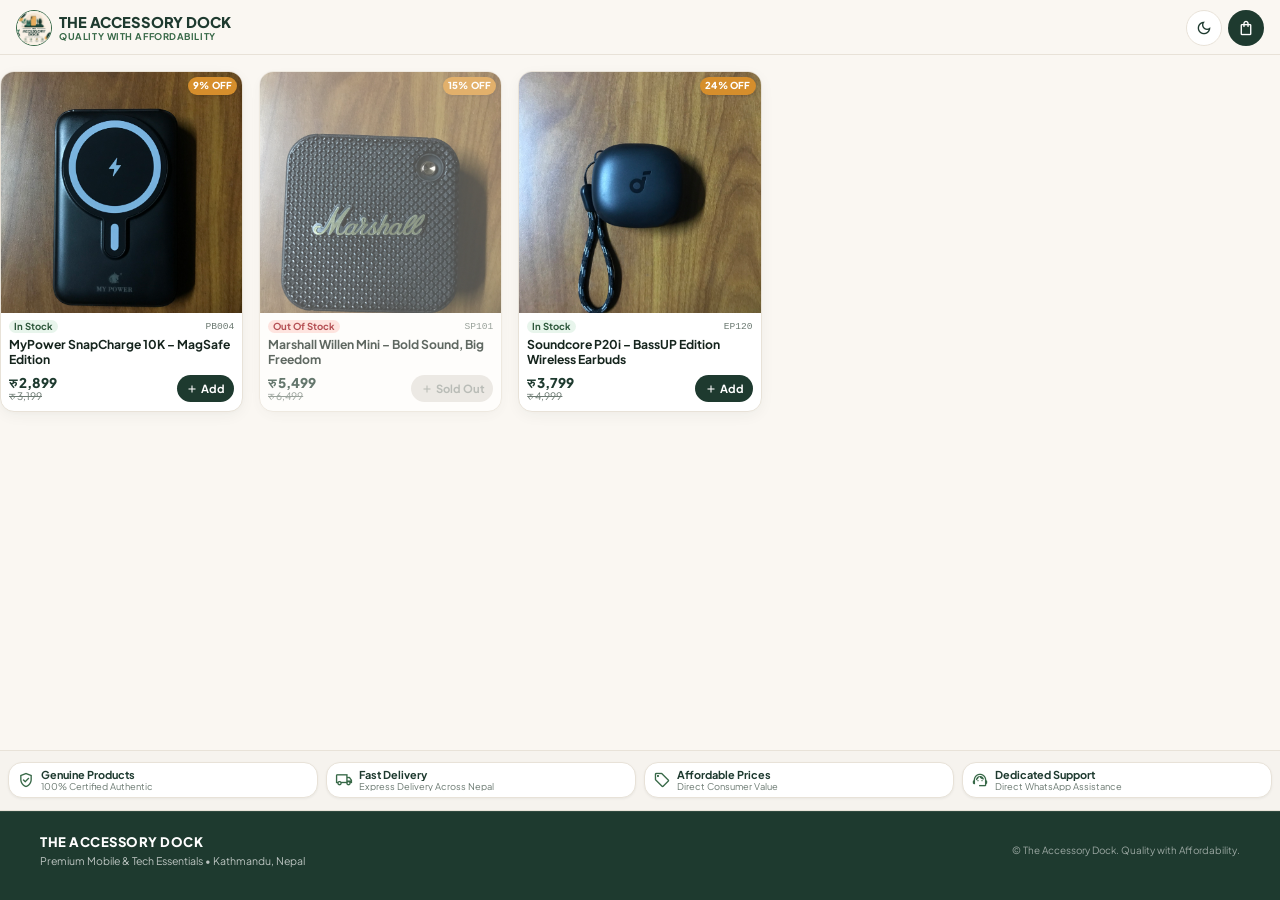
<file: index.html>
<!DOCTYPE html>
<html lang="en">
<head>
  <meta charset="UTF-8" />
  <meta name="viewport" content="width=device-width, initial-scale=1.0, maximum-scale=5.0, viewport-fit=cover" />
  <meta name="theme-color" content="#FAF7F2" />
  <title>The Accessory Dock | Mobile & Tech Accessories Nepal</title>
  <link rel="stylesheet" href="styles.css" />
  <link rel="preconnect" href="https://fonts.googleapis.com">
  <link rel="preconnect" href="https://fonts.gstatic.com" crossorigin>
  <link href="https://fonts.googleapis.com/css2?family=Plus+Jakarta+Sans:wght@400;500;600;700;800&display=swap" rel="stylesheet">
  <link href="https://fonts.googleapis.com/css2?family=Material+Symbols+Outlined:opsz,wght,FILL,GRAD@20..48,100..700,0..1,-50..200" rel="stylesheet" />
</head>
<body>
  <!-- Mobile-First App Header -->
  <header class="site-header">
    <div class="header-inner">
      <div class="header-top">
        <a class="brand" href="/" aria-label="The Accessory Dock">
          <img src="images/logo.png" alt="The Accessory Dock" class="logo" />
          <div class="brand-text">
            <span class="brand-name">THE ACCESSORY DOCK</span>
            <span class="brand-tagline">QUALITY WITH AFFORDABILITY</span>
          </div>
        </a>
        <div class="header-actions">
          <button id="theme-toggle-btn" class="icon-btn-header" aria-label="Toggle theme">
            <span class="material-symbols-outlined">dark_mode</span>
          </button>
          <button id="cart-toggle-btn" class="cart-btn" aria-label="Shopping Cart">
            <span class="material-symbols-outlined">shopping_bag</span>
            <span id="cart-badge" class="cart-badge" style="display:none;">0</span>
          </button>
        </div>
      </div>

      <!-- Search Input Bar -->
      <div class="header-search">
        <div class="search-input-wrap">
          <span class="material-symbols-outlined search-icon">search</span>
          <input id="search" type="search" placeholder="Search accessories, audio, docks..." aria-label="Search catalog" autocomplete="off" />
        </div>
      </div>

      <!-- Sticky Categories Navigation (Integrated into header to guarantee zero overlap) -->
      <nav id="categories" class="categories-bar" aria-label="Product categories"></nav>
    </div>
  </header>

  <!-- Main Storefront Catalog -->
  <main class="catalog-section" aria-label="Product Catalog">
    <div id="products" class="products-grid"></div>
  </main>

  <!-- Value Pillars / Guarantees (Positioned right above footer matching Stitch design) -->
  <section class="trust-bar" aria-label="Store Guarantees">
    <div class="trust-grid">
      <div class="trust-item">
        <div class="trust-icon-wrap">
          <span class="material-symbols-outlined">verified_user</span>
        </div>
        <div class="trust-content">
          <strong>Genuine Products</strong>
          <span>100% Certified Authentic</span>
        </div>
      </div>
      <div class="trust-item">
        <div class="trust-icon-wrap">
          <span class="material-symbols-outlined">local_shipping</span>
        </div>
        <div class="trust-content">
          <strong>Fast Delivery</strong>
          <span>Express Delivery Across Nepal</span>
        </div>
      </div>
      <div class="trust-item">
        <div class="trust-icon-wrap">
          <span class="material-symbols-outlined">sell</span>
        </div>
        <div class="trust-content">
          <strong>Affordable Prices</strong>
          <span>Direct Consumer Value</span>
        </div>
      </div>
      <div class="trust-item">
        <div class="trust-icon-wrap">
          <span class="material-symbols-outlined">support_agent</span>
        </div>
        <div class="trust-content">
          <strong>Dedicated Support</strong>
          <span>Direct WhatsApp Assistance</span>
        </div>
      </div>
    </div>
  </section>

  <!-- Footer -->
  <footer class="site-footer">
    <div class="footer-inner">
      <div class="footer-brand">
        <span class="footer-title">THE ACCESSORY DOCK</span>
        <span class="footer-sub">Premium Mobile &amp; Tech Essentials &bull; Kathmandu, Nepal</span>
      </div>
      <p class="footer-copyright">&copy; The Accessory Dock. Quality with Affordability.</p>
    </div>
  </footer>

  <!-- Mobile Floating Sticky Cart Bar (Thumb-accessible checkout) -->
  <aside id="mobile-cart-bar" class="mobile-cart-bar hidden" aria-label="Quick cart view">
    <div class="mobile-cart-bar-inner">
      <div class="mobile-cart-info">
        <span class="material-symbols-outlined">shopping_bag</span>
        <div>
          <strong id="bar-cart-count">0 items</strong>
          <span id="bar-cart-total" class="bar-total">रु 0</span>
        </div>
      </div>
      <button id="bar-checkout-btn" class="bar-btn">
        <span>View Cart &bull; Order</span>
        <span class="material-symbols-outlined">arrow_forward</span>
      </button>
    </div>
  </aside>

  <!-- Product Detail Modal (Bottom Sheet on Mobile) -->
  <div id="product-modal" class="modal hidden" role="dialog" aria-modal="true" aria-labelledby="modal-title">
    <div class="modal-content">
      <div class="modal-drag-handle"></div>
      <button id="modal-close-btn" class="modal-close-btn" aria-label="Close details">
        <span class="material-symbols-outlined">close</span>
      </button>
      <div id="modal-body"></div>
    </div>
  </div>

  <!-- Cart Drawer -->
  <aside id="cart-drawer" class="cart-drawer" aria-label="Shopping cart">
    <div class="cart-header">
      <div class="cart-title-wrap">
        <span class="material-symbols-outlined">shopping_bag</span>
        <h2 class="cart-title">Your Cart</h2>
      </div>
      <button id="cart-close-btn" class="cart-close-btn" aria-label="Close cart">
        <span class="material-symbols-outlined">close</span>
      </button>
    </div>

    <!-- Free Delivery Notice -->
    <div class="cart-dispatch-banner">
      <span class="material-symbols-outlined">local_shipping</span>
      <span>Express WhatsApp dispatch active across Nepal</span>
    </div>

    <div id="cart-items" class="cart-items-body"></div>

    <div class="cart-footer">
      <div class="cart-total-row">
        <span>Order Total:</span>
        <span id="cart-total" class="cart-total">रु 0</span>
      </div>
      <button id="checkout-btn" class="btn-checkout">
        <span class="btn-text">Order via WhatsApp</span>
        <span class="material-symbols-outlined btn-icon">arrow_forward</span>
      </button>
      <p class="cart-note">Direct confirmation with store inventory.</p>
    </div>
  </aside>

  <!-- Cart backdrop overlay -->
  <div id="cart-overlay" class="cart-overlay hidden"></div>

  <!-- Toast Notifications -->
  <div id="toast" class="toast hidden" role="status" aria-live="polite"></div>

  <script src="script.js"></script>
</body>
</html>
</file>
<file: styles.css>
/* ==========================================================================
   THE ACCESSORY DOCK – WARM BOTANICAL MODERNISM
   True Mobile-First Architecture (Strict 320px+ Zero-Overflow Guarantee)
   Zero Emojis, Plus Jakarta Sans, Precision Mobile Ergonomics
   ========================================================================== */

:root {
  /* Warm Botanical Palette */
  --canvas: #FAF7F2;
  --surface: #FCF9F4;
  --surface-low: #F6F3EE;
  --surface-card: #FFFFFF;
  --surface-dim: #F5EFEB;
  --surface-high: #EBE8E3;
  --border: #E8E2D8;
  --border-focus: #376847;

  --primary: #1E3A2F;
  --primary-hover: #163026;
  --primary-container: #07241A;
  --on-primary: #FFFFFF;

  --secondary: #376847;
  --secondary-container: #E8F5EC;
  --on-secondary-container: #2D583B;

  --tertiary: #D68E2C;
  --tertiary-container: #FFF6EB;
  --on-tertiary-container: #8A540E;

  --text-main: #15241D;
  --text-muted: #6C7A72;

  --whatsapp: #25D366;
  --whatsapp-hover: #1EA952;
  --whatsapp-text: #053317;

  --radius-xs: 4px;
  --radius-sm: 8px;
  --radius-md: 14px;
  --radius-lg: 20px;
  --radius-full: 9999px;

  --shadow-subtle: 0 1px 3px rgba(30, 58, 47, 0.04), 0 1px 2px rgba(30, 58, 47, 0.02);
  --shadow-card: 0 4px 16px -2px rgba(30, 58, 47, 0.06), 0 1px 4px rgba(30, 58, 47, 0.02);
  --shadow-hover: 0 10px 24px -4px rgba(30, 58, 47, 0.1);
  --shadow-drawer: 0 20px 50px -8px rgba(7, 36, 26, 0.25);
  --shadow-bar: 0 8px 30px rgba(7, 36, 26, 0.35);
}

/* Universal Reset & Strict Box Sizing */
*, *::before, *::after {
  box-sizing: border-box;
  margin: 0;
  padding: 0;
}

html {
  font-size: 16px;
  -webkit-text-size-adjust: 100%;
  scroll-behavior: smooth;
  width: 100%;
  max-width: 100%;
  overflow-x: hidden;
}

body {
  font-family: 'Plus Jakarta Sans', system-ui, -apple-system, sans-serif;
  background-color: var(--canvas);
  color: var(--text-main);
  line-height: 1.45;
  width: 100%;
  max-width: 100%;
  overflow-x: hidden;
  min-height: 100vh;
  display: flex;
  flex-direction: column;
  -webkit-tap-highlight-color: transparent;
  position: relative;
}

body.modal-open,
body.cart-open {
  overflow: hidden;
}

.hidden { display: none !important; }

/* Material Symbols */
.material-symbols-outlined {
  font-size: 20px;
  vertical-align: middle;
  line-height: 1;
}

/* ==========================================================================
   MOBILE-FIRST HEADER (Zero Overlap & Zero Overflow)
   ========================================================================== */
.site-header {
  position: sticky;
  top: 0;
  z-index: 1000;
  background: rgba(250, 247, 242, 0.96);
  backdrop-filter: blur(16px);
  -webkit-backdrop-filter: blur(16px);
  border-bottom: 1px solid var(--border);
  padding: 0.45rem 0.65rem 0.35rem;
  width: 100%;
  max-width: 100%;
  min-width: 0;
}

.header-inner {
  max-width: 1200px;
  margin: 0 auto;
  display: flex;
  flex-direction: column;
  gap: 0.4rem;
  width: 100%;
  max-width: 100%;
  min-width: 0;
}

.header-top {
  display: flex;
  align-items: center;
  justify-content: space-between;
  gap: 0.4rem;
  width: 100%;
  min-width: 0;
}

.brand {
  display: flex;
  align-items: center;
  gap: 0.45rem;
  text-decoration: none;
  min-width: 0;
  flex: 1 1 auto;
  overflow: hidden;
}

.logo {
  width: 32px;
  height: 32px;
  border-radius: var(--radius-full);
  object-fit: cover;
  border: 1.5px solid var(--secondary);
  background: var(--surface);
  flex-shrink: 0;
}

.brand-text {
  display: flex;
  flex-direction: column;
  min-width: 0;
  overflow: hidden;
}

.brand-name {
  font-size: 0.82rem;
  font-weight: 800;
  color: var(--primary);
  letter-spacing: -0.01em;
  line-height: 1.15;
  white-space: nowrap;
  overflow: hidden;
  text-overflow: ellipsis;
}

.brand-tagline {
  font-size: 0.52rem;
  font-weight: 700;
  color: var(--secondary);
  letter-spacing: 0.06em;
  text-transform: uppercase;
  line-height: 1.1;
  white-space: nowrap;
  overflow: hidden;
  text-overflow: ellipsis;
}

.header-actions {
  display: flex;
  align-items: center;
  gap: 6px;
  flex-shrink: 0;
}

.icon-btn-header {
  width: 34px;
  height: 34px;
  border-radius: var(--radius-full);
  background: var(--surface-card);
  border: 1px solid var(--border);
  color: var(--primary);
  display: flex;
  align-items: center;
  justify-content: center;
  cursor: pointer;
  flex-shrink: 0;
  transition: background 0.15s, transform 0.1s;
}

.icon-btn-header:hover { background: var(--surface-high); }
.icon-btn-header:active { transform: scale(0.94); }
.icon-btn-header .material-symbols-outlined { font-size: 18px; }

.cart-btn {
  background: var(--primary);
  color: var(--on-primary);
  border: none;
  border-radius: var(--radius-full);
  width: 34px;
  height: 34px;
  padding: 0;
  display: inline-flex;
  align-items: center;
  justify-content: center;
  cursor: pointer;
  flex-shrink: 0;
  position: relative;
  transition: background 0.15s, transform 0.1s;
}

.cart-btn:hover { background: var(--primary-hover); }
.cart-btn:active { transform: scale(0.94); }
.cart-btn .material-symbols-outlined { font-size: 18px; }

.cart-badge {
  position: absolute;
  top: -3px;
  right: -3px;
  background: var(--tertiary);
  color: #FFFFFF;
  font-size: 0.6rem;
  font-weight: 800;
  border-radius: var(--radius-full);
  min-width: 16px;
  height: 16px;
  padding: 0 3px;
  display: inline-flex;
  align-items: center;
  justify-content: center;
  line-height: 1;
  border: 1.5px solid var(--surface-card);
}

/* Header Search Input */
.header-search {
  width: 100%;
  max-width: 100%;
  min-width: 0;
}

.search-input-wrap {
  position: relative;
  display: flex;
  align-items: center;
  width: 100%;
  max-width: 100%;
  min-width: 0;
}

.search-icon {
  position: absolute;
  left: 10px;
  color: var(--text-muted);
  font-size: 17px;
  pointer-events: none;
}

#search {
  width: 100%;
  max-width: 100%;
  background: var(--surface-card);
  border: 1px solid var(--border);
  border-radius: var(--radius-full);
  padding: 0.42rem 0.7rem 0.42rem 2rem;
  font-size: 0.82rem;
  font-family: inherit;
  color: var(--text-main);
  outline: none;
  box-shadow: var(--shadow-subtle);
  -webkit-appearance: none;
  transition: border-color 0.2s, box-shadow 0.2s;
}

#search:focus {
  border-color: var(--border-focus);
  box-shadow: 0 0 0 3px rgba(55, 104, 71, 0.15);
}

/* Header Categories Navigation (Contained Scroll Row) */
.categories-bar {
  display: flex;
  gap: 6px;
  overflow-x: auto;
  overflow-y: hidden;
  width: 100%;
  max-width: 100%;
  min-width: 0;
  padding: 1px 0 2px;
  scrollbar-width: none;
  -webkit-overflow-scrolling: touch;
}

.categories-bar::-webkit-scrollbar { display: none; }

.cat-pill {
  background: var(--surface-card);
  color: var(--text-muted);
  border: 1px solid var(--border);
  padding: 0.28rem 0.68rem;
  border-radius: var(--radius-full);
  font-size: 0.74rem;
  font-weight: 600;
  font-family: inherit;
  white-space: nowrap;
  cursor: pointer;
  flex-shrink: 0;
  min-height: 27px;
  transition: all 0.15s ease;
}

.cat-pill:hover {
  background: var(--surface-high);
  color: var(--text-main);
}

.cat-pill.active {
  background: var(--primary);
  color: var(--on-primary);
  border-color: var(--primary);
  box-shadow: 0 2px 6px rgba(30, 58, 47, 0.18);
}

/* ==========================================================================
   MAIN CATALOG (Strict 2-Column Responsive Grid)
   ========================================================================== */
.catalog-section {
  width: 100%;
  max-width: 100%;
  min-width: 0;
  margin: 0 auto;
  padding: 6px;
  flex-grow: 1;
}

.products-grid {
  display: grid;
  grid-template-columns: repeat(2, minmax(0, 1fr));
  gap: 6px;
  width: 100%;
  max-width: 100%;
  min-width: 0;
}

.empty-state {
  grid-column: 1 / -1;
  text-align: center;
  padding: 3rem 1rem;
  color: var(--text-muted);
  font-size: 0.92rem;
}

.product-card {
  background: var(--surface-card);
  border-radius: var(--radius-md);
  border: 1px solid var(--border);
  overflow: hidden;
  display: flex;
  flex-direction: column;
  box-shadow: var(--shadow-card);
  position: relative;
  cursor: pointer;
  width: 100%;
  max-width: 100%;
  min-width: 0;
  transition: transform 0.15s ease, box-shadow 0.15s ease;
}

.product-card:active {
  transform: scale(0.985);
}

.card-img-wrap {
  width: 100%;
  max-width: 100%;
  min-width: 0;
  aspect-ratio: 1 / 1;
  background: var(--surface-dim);
  overflow: hidden;
  position: relative;
}

.product-image {
  width: 100%;
  height: 100%;
  object-fit: cover;
  display: block;
  transition: transform 0.25s ease;
}

.badge-discount {
  position: absolute;
  top: 5px;
  right: 5px;
  background: var(--tertiary);
  color: #FFFFFF;
  font-size: 0.6rem;
  font-weight: 800;
  padding: 2px 5px;
  border-radius: var(--radius-full);
  box-shadow: 0 1px 3px rgba(0, 0, 0, 0.15);
  z-index: 2;
  letter-spacing: 0.02em;
}

.card-body {
  padding: 0.45rem 0.5rem 0.55rem;
  display: flex;
  flex-direction: column;
  flex-grow: 1;
  min-width: 0;
  overflow: hidden;
}

.card-meta {
  display: flex;
  align-items: center;
  justify-content: space-between;
  gap: 4px;
  margin-bottom: 0.2rem;
  min-width: 0;
}

.badge-stock {
  font-size: 0.6rem;
  font-weight: 700;
  padding: 1px 5px;
  border-radius: var(--radius-full);
  display: inline-block;
  line-height: 1.15;
  white-space: nowrap;
}

.badge-stock.in {
  background: var(--secondary-container);
  color: var(--on-secondary-container);
}

.badge-stock.out {
  background: #FFDAD6;
  color: #93000A;
}

.card-code {
  font-size: 0.6rem;
  color: var(--text-muted);
  font-family: monospace;
  white-space: nowrap;
}

.product-title {
  font-size: 0.76rem;
  font-weight: 700;
  color: var(--text-main);
  line-height: 1.25;
  margin: 0 0 0.35rem;
  display: -webkit-box;
  -webkit-line-clamp: 2;
  -webkit-box-orient: vertical;
  overflow: hidden;
  min-height: 2em;
  min-width: 0;
  word-break: break-word;
}

/* Card Bottom Row: Compact Price Stack & Sleek + Add Pill */
.card-bottom-row {
  margin-top: auto;
  display: flex;
  align-items: center;
  justify-content: space-between;
  gap: 4px;
  min-width: 0;
  width: 100%;
  padding-top: 2px;
}

.price-stack {
  display: flex;
  flex-direction: column;
  min-width: 0;
  flex-shrink: 1;
  overflow: hidden;
}

.price-discounted {
  font-size: 0.84rem;
  font-weight: 800;
  color: var(--primary);
  line-height: 1.1;
  white-space: nowrap;
  overflow: hidden;
  text-overflow: ellipsis;
}

.price-original {
  font-size: 0.64rem;
  color: var(--text-muted);
  text-decoration: line-through;
  line-height: 1;
  margin-top: 1px;
  white-space: nowrap;
  overflow: hidden;
  text-overflow: ellipsis;
}

.btn-card-add {
  background: var(--primary);
  color: #FFFFFF;
  border: none;
  border-radius: var(--radius-full);
  padding: 0.3rem 0.55rem;
  font-size: 0.7rem;
  font-weight: 700;
  font-family: inherit;
  cursor: pointer;
  display: inline-flex;
  align-items: center;
  justify-content: center;
  gap: 2px;
  flex-shrink: 0;
  min-height: 27px;
  white-space: nowrap;
  transition: background 0.15s, transform 0.1s;
}

.btn-card-add:hover {
  background: var(--primary-hover);
}

.btn-card-add:active {
  transform: scale(0.92);
}

.btn-card-add .btn-add-icon {
  font-size: 14px;
}

.btn-card-add .btn-add-label {
  line-height: 1;
}

.product-card.out-of-stock {
  opacity: 0.68;
}

/* Button Feedback States */
.added-feedback {
  background: var(--secondary) !important;
  color: #FFFFFF !important;
}

.btn-loading {
  opacity: 0.7 !important;
  pointer-events: none !important;
  cursor: wait !important;
}

button:disabled,
button[disabled] {
  background: #E5E2DD !important;
  color: #9AA09B !important;
  border-color: transparent !important;
  cursor: not-allowed !important;
  box-shadow: none !important;
}

/* ==========================================================================
   MOBILE FLOATING STICKY CART BAR (Thumb-Accessible)
   ========================================================================== */
.mobile-cart-bar {
  position: fixed;
  bottom: calc(10px + env(safe-area-inset-bottom));
  left: 10px;
  right: 10px;
  z-index: 2000;
  max-width: 440px;
  margin: 0 auto;
  pointer-events: none;
}

.mobile-cart-bar-inner {
  pointer-events: auto;
  background: var(--primary);
  color: #FFFFFF;
  border-radius: var(--radius-full);
  box-shadow: var(--shadow-bar);
  padding: 0.4rem 0.5rem 0.4rem 0.85rem;
  display: flex;
  align-items: center;
  justify-content: space-between;
  gap: 8px;
  animation: slideUpCart 0.22s cubic-bezier(0.16, 1, 0.3, 1);
}

@keyframes slideUpCart {
  from { transform: translateY(100%); opacity: 0; }
  to { transform: translateY(0); opacity: 1; }
}

.mobile-cart-info {
  display: flex;
  align-items: center;
  gap: 7px;
  min-width: 0;
  overflow: hidden;
}

.mobile-cart-info .material-symbols-outlined {
  font-size: 19px;
  color: var(--tertiary);
  flex-shrink: 0;
}

.mobile-cart-info strong {
  display: block;
  font-size: 0.74rem;
  font-weight: 700;
  line-height: 1.1;
  color: #FFFFFF;
  white-space: nowrap;
}

.bar-total {
  font-size: 0.7rem;
  color: rgba(255, 255, 255, 0.75);
  white-space: nowrap;
}

.bar-btn {
  background: var(--whatsapp);
  color: var(--whatsapp-text);
  border: none;
  border-radius: var(--radius-full);
  padding: 0.42rem 0.8rem;
  font-size: 0.78rem;
  font-weight: 800;
  font-family: inherit;
  display: inline-flex;
  align-items: center;
  gap: 4px;
  cursor: pointer;
  flex-shrink: 0;
  transition: background 0.15s, transform 0.1s;
}

.bar-btn:hover { background: var(--whatsapp-hover); }
.bar-btn:active { transform: scale(0.95); }
.bar-btn .material-symbols-outlined { font-size: 15px; }

/* ==========================================================================
   PRODUCT DETAIL MODAL (Mobile Bottom-Sheet)
   ========================================================================== */
.modal {
  position: fixed;
  inset: 0;
  background: rgba(7, 36, 26, 0.5);
  backdrop-filter: blur(6px);
  -webkit-backdrop-filter: blur(6px);
  z-index: 3000;
  display: flex;
  align-items: flex-end;
  justify-content: center;
  padding: 0;
}

.modal-content {
  background: var(--surface-card);
  width: 100%;
  max-height: 90vh;
  overflow-y: auto;
  border-radius: var(--radius-lg) var(--radius-lg) 0 0;
  padding: 0.75rem 1rem calc(1.5rem + env(safe-area-inset-bottom));
  position: relative;
  box-shadow: var(--shadow-drawer);
  animation: slideUp 0.22s cubic-bezier(0.16, 1, 0.3, 1);
}

@keyframes slideUp {
  from { transform: translateY(100%); }
  to { transform: translateY(0); }
}

.modal-drag-handle {
  width: 36px;
  height: 4px;
  background: var(--border);
  border-radius: var(--radius-full);
  margin: 0 auto 0.75rem;
}

.modal-close-btn {
  position: absolute;
  top: 10px;
  right: 12px;
  width: 30px;
  height: 30px;
  border-radius: var(--radius-full);
  background: var(--surface-low);
  border: 1px solid var(--border);
  color: var(--text-muted);
  cursor: pointer;
  display: flex;
  align-items: center;
  justify-content: center;
  z-index: 10;
  transition: background 0.15s;
}

.modal-close-btn:hover {
  background: var(--surface-high);
  color: var(--text-main);
}

.modal-main-display {
  position: relative;
  width: 100%;
  aspect-ratio: 1 / 1;
  background: var(--surface-dim);
  border-radius: var(--radius-md);
  overflow: hidden;
}

.modal-main-img {
  width: 100%;
  height: 100%;
  object-fit: cover;
  display: block;
}

.thumbs-row {
  display: flex;
  gap: 8px;
  overflow-x: auto;
  margin-top: 8px;
  padding-bottom: 2px;
  scrollbar-width: thin;
}

.thumb-cell {
  width: 50px;
  height: 50px;
  border-radius: var(--radius-sm);
  border: 2px solid var(--border);
  background: var(--surface-dim);
  overflow: hidden;
  padding: 0;
  cursor: pointer;
  flex-shrink: 0;
  transition: border-color 0.15s;
}

.thumb-cell img {
  width: 100%;
  height: 100%;
  object-fit: cover;
  display: block;
}

.thumb-cell.selected {
  border-color: var(--primary);
  box-shadow: 0 0 0 2px rgba(30, 58, 47, 0.2);
}

.modal-meta-row {
  display: flex;
  align-items: center;
  gap: 8px;
  margin-top: 0.75rem;
}

.modal-code {
  font-size: 0.72rem;
  color: var(--text-muted);
}

.modal-title {
  font-size: 1.05rem;
  font-weight: 800;
  color: var(--primary);
  margin: 0.3rem 0 0.2rem;
  line-height: 1.3;
}

.modal-price-stack {
  display: flex;
  align-items: baseline;
  gap: 8px;
  margin-bottom: 0.5rem;
}

.modal-price-stack .price-discounted {
  font-size: 1.25rem;
  font-weight: 800;
  color: var(--primary);
}

.modal-price-stack .price-original {
  font-size: 0.85rem;
  color: var(--text-muted);
  text-decoration: line-through;
}

.modal-desc {
  font-size: 0.82rem;
  color: var(--text-muted);
  line-height: 1.5;
  margin-bottom: 1rem;
}

.modal-action-stack {
  display: flex;
  flex-direction: column;
  gap: 8px;
}

.btn-primary-whatsapp {
  width: 100%;
  background: var(--whatsapp);
  color: var(--whatsapp-text);
  padding: 0.78rem;
  font-size: 0.9rem;
  font-weight: 800;
  font-family: inherit;
  border-radius: var(--radius-full);
  border: none;
  cursor: pointer;
  display: flex;
  align-items: center;
  justify-content: center;
  gap: 8px;
  box-shadow: 0 4px 14px rgba(37, 211, 102, 0.25);
  transition: background 0.15s;
}

.btn-primary-whatsapp:hover { background: var(--whatsapp-hover); }

.btn-secondary-cart {
  width: 100%;
  background: var(--surface-low);
  color: var(--primary);
  padding: 0.7rem;
  font-size: 0.82rem;
  font-weight: 700;
  font-family: inherit;
  border-radius: var(--radius-full);
  border: 1px solid var(--border);
  cursor: pointer;
  transition: background 0.15s;
}

.btn-secondary-cart:hover {
  background: var(--surface-high);
}

/* ==========================================================================
   CART DRAWER & OVERLAY
   ========================================================================== */
.cart-drawer {
  position: fixed;
  top: 0;
  right: -100%;
  width: 100%;
  max-width: 400px;
  height: 100%;
  height: 100dvh;
  background: var(--surface-card);
  box-shadow: var(--shadow-drawer);
  z-index: 4000;
  transition: right 0.28s cubic-bezier(0.16, 1, 0.3, 1);
  display: flex;
  flex-direction: column;
}

.cart-drawer.open { right: 0; }

.cart-header {
  padding: 0.85rem 1rem;
  border-bottom: 1px solid var(--border);
  display: flex;
  align-items: center;
  justify-content: space-between;
}

.cart-title-wrap {
  display: flex;
  align-items: center;
  gap: 8px;
  color: var(--primary);
}

.cart-title {
  font-size: 1rem;
  font-weight: 800;
  margin: 0;
}

.cart-close-btn {
  background: var(--surface-low);
  border: 1px solid var(--border);
  border-radius: var(--radius-full);
  width: 32px;
  height: 32px;
  color: var(--text-muted);
  cursor: pointer;
  display: flex;
  align-items: center;
  justify-content: center;
}

.cart-close-btn:hover { color: var(--text-main); }

.cart-dispatch-banner {
  background: var(--secondary-container);
  color: var(--on-secondary-container);
  padding: 0.45rem 1rem;
  font-size: 0.74rem;
  font-weight: 600;
  display: flex;
  align-items: center;
  gap: 6px;
  border-bottom: 1px solid rgba(55, 104, 71, 0.1);
}

.cart-dispatch-banner .material-symbols-outlined {
  font-size: 16px;
  color: var(--secondary);
}

.cart-items-body {
  flex-grow: 1;
  overflow-y: auto;
  padding: 0.8rem 1rem;
  display: flex;
  flex-direction: column;
}

.empty-cart-view {
  margin: auto;
  text-align: center;
  color: var(--text-muted);
  padding: 2rem 1rem;
}

.empty-cart-icon {
  font-size: 38px;
  color: var(--secondary);
  opacity: 0.6;
  margin-bottom: 0.5rem;
}

.empty-cart-text {
  font-size: 0.88rem;
  font-weight: 500;
}

.cart-item {
  display: flex;
  gap: 10px;
  padding: 0.65rem 0;
  border-bottom: 1px solid var(--surface-low);
}

.cart-item-thumb {
  width: 48px;
  height: 48px;
  border-radius: var(--radius-sm);
  object-fit: cover;
  background: var(--surface-dim);
  flex-shrink: 0;
}

.cart-item-info {
  flex-grow: 1;
  min-width: 0;
}

.cart-item-name {
  font-size: 0.8rem;
  font-weight: 700;
  color: var(--primary);
  white-space: nowrap;
  overflow: hidden;
  text-overflow: ellipsis;
  margin-bottom: 2px;
}

.cart-item-pricing {
  font-size: 0.78rem;
  font-weight: 800;
  color: var(--primary);
  margin-bottom: 5px;
}

.cart-item-controls {
  display: flex;
  align-items: center;
  justify-content: space-between;
}

.qty-stepper {
  display: inline-flex;
  align-items: center;
  border: 1px solid var(--border);
  border-radius: var(--radius-full);
  background: var(--surface-low);
}

.qty-btn {
  width: 25px;
  height: 25px;
  border-radius: var(--radius-full);
  border: none;
  background: transparent;
  font-size: 0.82rem;
  font-weight: 700;
  color: var(--text-main);
  cursor: pointer;
  display: flex;
  align-items: center;
  justify-content: center;
}

.qty-btn:hover { background: var(--surface-high); }

.qty-value {
  font-size: 0.76rem;
  font-weight: 700;
  min-width: 18px;
  text-align: center;
}

.cart-remove-btn {
  background: none;
  border: none;
  color: var(--text-muted);
  cursor: pointer;
  padding: 4px;
  display: flex;
  align-items: center;
  justify-content: center;
  transition: color 0.15s;
}

.cart-remove-btn:hover { color: #BA1A1A; }

.cart-footer {
  padding: 0.8rem 1rem calc(0.8rem + env(safe-area-inset-bottom));
  border-top: 1px solid var(--border);
  background: var(--surface-low);
}

.cart-total-row {
  display: flex;
  justify-content: space-between;
  align-items: center;
  margin-bottom: 0.6rem;
  font-size: 0.88rem;
  font-weight: 700;
  color: var(--text-main);
}

.cart-total {
  color: var(--primary);
  font-size: 1.05rem;
  font-weight: 800;
}

.btn-checkout {
  width: 100%;
  background: var(--whatsapp);
  color: var(--whatsapp-text);
  border: none;
  border-radius: var(--radius-full);
  padding: 0.78rem;
  font-size: 0.9rem;
  font-weight: 800;
  font-family: inherit;
  cursor: pointer;
  display: flex;
  align-items: center;
  justify-content: center;
  gap: 8px;
  box-shadow: 0 4px 14px rgba(37, 211, 102, 0.25);
  transition: background 0.15s;
}

.btn-checkout:hover { background: var(--whatsapp-hover); }

.cart-note {
  font-size: 0.68rem;
  color: var(--text-muted);
  text-align: center;
  margin-top: 0.4rem;
}

.cart-overlay {
  position: fixed;
  inset: 0;
  background: rgba(7, 36, 26, 0.4);
  backdrop-filter: blur(4px);
  -webkit-backdrop-filter: blur(4px);
  z-index: 3500;
}

/* ==========================================================================
   TRUST BAR / VALUE PILLARS (Guaranteed Zero-Overflow Grid)
   ========================================================================== */
.trust-bar {
  background: var(--surface-low);
  border-top: 1px solid var(--border);
  border-bottom: 1px solid var(--border);
  padding: 0.7rem 0.5rem;
  width: 100%;
  max-width: 100%;
  min-width: 0;
}

.trust-grid {
  max-width: 1200px;
  margin: 0 auto;
  display: grid;
  grid-template-columns: repeat(2, minmax(0, 1fr));
  gap: 6px;
  width: 100%;
  max-width: 100%;
  min-width: 0;
}

.trust-item {
  display: flex;
  align-items: center;
  gap: 6px;
  padding: 6px 8px;
  background: var(--surface-card);
  border-radius: var(--radius-md);
  border: 1px solid var(--border);
  box-shadow: var(--shadow-subtle);
  min-width: 0;
  overflow: hidden;
}

.trust-icon-wrap {
  color: var(--secondary);
  display: flex;
  align-items: center;
  justify-content: center;
  flex-shrink: 0;
}

.trust-icon-wrap .material-symbols-outlined {
  font-size: 18px;
}

.trust-content {
  display: flex;
  flex-direction: column;
  min-width: 0;
  overflow: hidden;
}

.trust-content strong {
  font-size: 0.68rem;
  font-weight: 700;
  color: var(--primary);
  line-height: 1.15;
  white-space: nowrap;
  overflow: hidden;
  text-overflow: ellipsis;
}

.trust-content span {
  font-size: 0.58rem;
  color: var(--text-muted);
  line-height: 1.1;
  white-space: nowrap;
  overflow: hidden;
  text-overflow: ellipsis;
}

/* ==========================================================================
   SITE FOOTER
   ========================================================================== */
.site-footer {
  background: var(--primary);
  color: var(--on-primary);
  padding: 1.25rem 0.85rem calc(2rem + env(safe-area-inset-bottom));
  margin-top: auto;
  border-top: 1px solid rgba(255, 255, 255, 0.08);
  width: 100%;
  max-width: 100%;
  min-width: 0;
  overflow-x: hidden;
}

.footer-inner {
  max-width: 1200px;
  margin: 0 auto;
  display: flex;
  flex-direction: column;
  gap: 0.55rem;
  text-align: center;
  width: 100%;
  min-width: 0;
}

.footer-brand {
  display: flex;
  flex-direction: column;
  gap: 2px;
  min-width: 0;
}

.footer-title {
  font-size: 0.82rem;
  font-weight: 800;
  letter-spacing: 0.04em;
}

.footer-sub {
  font-size: 0.66rem;
  color: rgba(255, 255, 255, 0.7);
}

.footer-copyright {
  font-size: 0.62rem;
  color: rgba(255, 255, 255, 0.55);
}

/* ==========================================================================
   TOAST NOTIFICATION
   ========================================================================== */
.toast {
  position: fixed;
  bottom: calc(65px + env(safe-area-inset-bottom));
  left: 50%;
  transform: translateX(-50%) translateY(20px);
  background: rgba(7, 36, 26, 0.94);
  backdrop-filter: blur(8px);
  -webkit-backdrop-filter: blur(8px);
  color: #FFFFFF;
  padding: 0.55rem 1rem;
  border-radius: var(--radius-full);
  font-size: 0.78rem;
  font-weight: 600;
  box-shadow: 0 10px 25px rgba(0, 0, 0, 0.25);
  z-index: 5000;
  opacity: 0;
  transition: opacity 0.25s ease, transform 0.25s cubic-bezier(0.16, 1, 0.3, 1);
  pointer-events: none;
  white-space: nowrap;
}

.toast.show {
  opacity: 1;
  transform: translateX(-50%) translateY(0);
}

/* ==========================================================================
   DARK MODE
   ========================================================================== */
.dark-mode {
  --canvas: #0C1511;
  --surface: #101D17;
  --surface-low: #13221B;
  --surface-card: #162820;
  --surface-dim: #0E1A14;
  --surface-high: #1E332A;
  --border: #1E332A;
  --border-focus: #34D399;

  --primary: #F3F0EB;
  --primary-hover: #FFFFFF;
  --primary-container: #07241A;
  --on-primary: #07241A;

  --secondary: #9DD3AA;
  --secondary-container: #1A3527;
  --on-secondary-container: #B6EDC2;

  --text-main: #F3F0EB;
  --text-muted: #8FA197;

  --shadow-card: 0 4px 16px -2px rgba(0, 0, 0, 0.3);
}

.dark-mode .site-header {
  background: rgba(16, 29, 23, 0.96);
}

.dark-mode .brand-name { color: #F3F0EB; }
.dark-mode .brand-tagline { color: var(--secondary); }

.dark-mode #search {
  background: var(--surface-low);
  color: var(--text-main);
}

.dark-mode .cat-pill {
  background: var(--surface-low);
  color: var(--text-muted);
}

.dark-mode .cat-pill.active {
  background: var(--secondary);
  color: #07241A;
  border-color: var(--secondary);
}

.dark-mode .icon-btn-header {
  background: var(--surface-low);
  color: var(--text-main);
}

.dark-mode .cart-btn {
  background: var(--secondary);
  color: #07241A;
}

.dark-mode .cart-badge {
  border-color: var(--surface);
}

.dark-mode .btn-card-add {
  background: var(--secondary);
  color: #07241A;
}

.dark-mode .btn-secondary-cart {
  background: var(--surface-high);
  color: #F3F0EB;
}

.dark-mode .modal-drag-handle {
  background: var(--surface-high);
}

/* ==========================================================================
   PROGRESSIVE ENHANCEMENT (Tablets & Desktops min-width 640px)
   ========================================================================== */
@media (min-width: 640px) {
  .site-header {
    padding: 0.6rem 1rem 0.5rem;
  }

  .header-inner {
    gap: 0.55rem;
  }

  .header-top {
    gap: 0.75rem;
  }

  .logo {
    width: 36px;
    height: 36px;
  }

  .brand-name {
    font-size: 0.92rem;
  }

  .brand-tagline {
    font-size: 0.58rem;
  }

  .icon-btn-header,
  .cart-btn {
    width: 36px;
    height: 36px;
  }

  .catalog-section {
    padding: 12px;
  }

  .products-grid {
    grid-template-columns: repeat(auto-fill, minmax(185px, 1fr));
    gap: 12px;
  }

  .trust-grid {
    grid-template-columns: repeat(4, minmax(0, 1fr));
    gap: 8px;
  }

  .modal {
    align-items: center;
    padding: 1.25rem;
  }

  .modal-content {
    max-width: 540px;
    border-radius: var(--radius-lg);
    max-height: 85vh;
    animation: scaleIn 0.2s cubic-bezier(0.16, 1, 0.3, 1);
  }

  @keyframes scaleIn {
    from { opacity: 0; transform: scale(0.95); }
    to { opacity: 1; transform: scale(1); }
  }

  .modal-drag-handle {
    display: none;
  }

  .toast {
    bottom: calc(24px + env(safe-area-inset-bottom));
  }
}

@media (min-width: 1024px) {
  .header-inner {
    flex-direction: row;
    align-items: center;
    justify-content: space-between;
    gap: 1.25rem;
  }

  .header-top {
    flex-shrink: 0;
  }

  .header-search {
    max-width: 380px;
  }

  .categories-bar {
    max-width: 440px;
  }

  .catalog-section {
    padding: 16px 0;
  }

  .products-grid {
    grid-template-columns: repeat(auto-fill, minmax(220px, 1fr));
    gap: 16px;
  }

  .product-card:hover {
    transform: translateY(-2px);
    box-shadow: var(--shadow-hover);
  }

  .product-card:hover .product-image {
    transform: scale(1.03);
  }

  .modal-content {
    max-width: 640px;
    padding: 1.5rem;
  }

  .modal-product-layout {
    display: grid;
    grid-template-columns: 260px 1fr;
    gap: 1.25rem;
  }

  .footer-inner {
    flex-direction: row;
    justify-content: space-between;
    align-items: center;
    text-align: left;
  }
}
</file>
